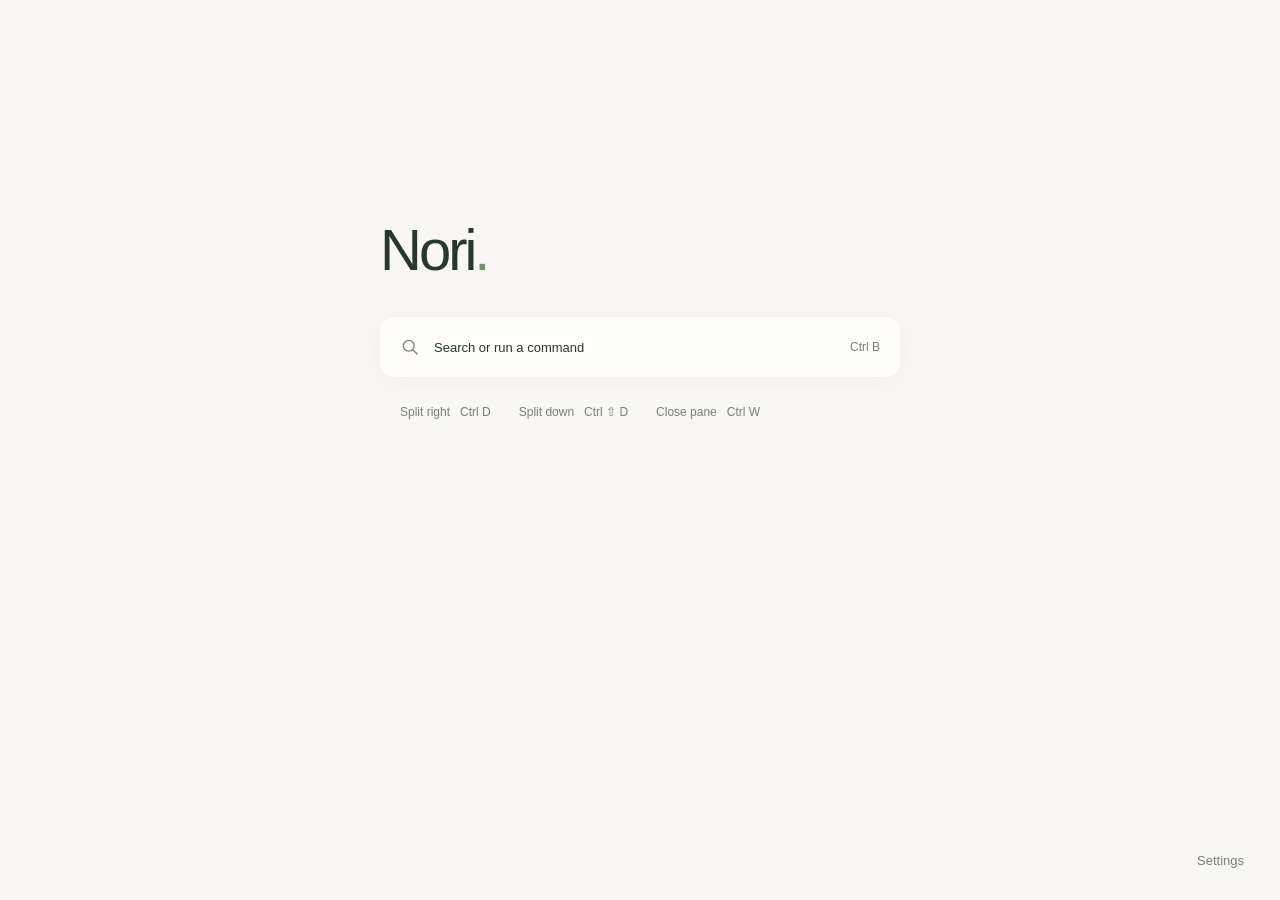
<file: chromium/chrome/browser/ui/nori/new_tab/resources/index.html>
<!doctype html>
<html lang="en">
<head>
  <meta charset="utf-8">
  <meta name="viewport" content="width=device-width, initial-scale=1">
  <meta name="color-scheme" content="light dark">
  <title>Nori</title>
  <link rel="stylesheet" href="new_tab.css">
  <script src="new_tab.js" defer></script>
</head>
<body>
  <main>
    <h1>Nori<span aria-hidden="true">.</span></h1>
    <button id="palette" aria-label="Search tabs, commands, or the web">
      <svg aria-hidden="true" width="20" height="20" viewBox="0 0 24 24" fill="none" stroke="currentColor" stroke-width="1.6" stroke-linecap="round"><circle cx="10.5" cy="10.5" r="6.5"/><path d="m16 16 4.5 4.5"/></svg>
      <span>Search or run a command</span><kbd id="palette-key">Ctrl B</kbd>
    </button>
    <ul>
      <li><span>Split right</span><kbd>Ctrl D</kbd></li>
      <li><span>Split down</span><kbd>Ctrl ⇧ D</kbd></li>
      <li><span>Close pane</span><kbd id="close-key">Ctrl W</kbd></li>
    </ul>
  </main>
  <a href="chrome://nori-settings/" class="settings" aria-label="Nori settings">Settings</a>
</body>
</html>
</file>
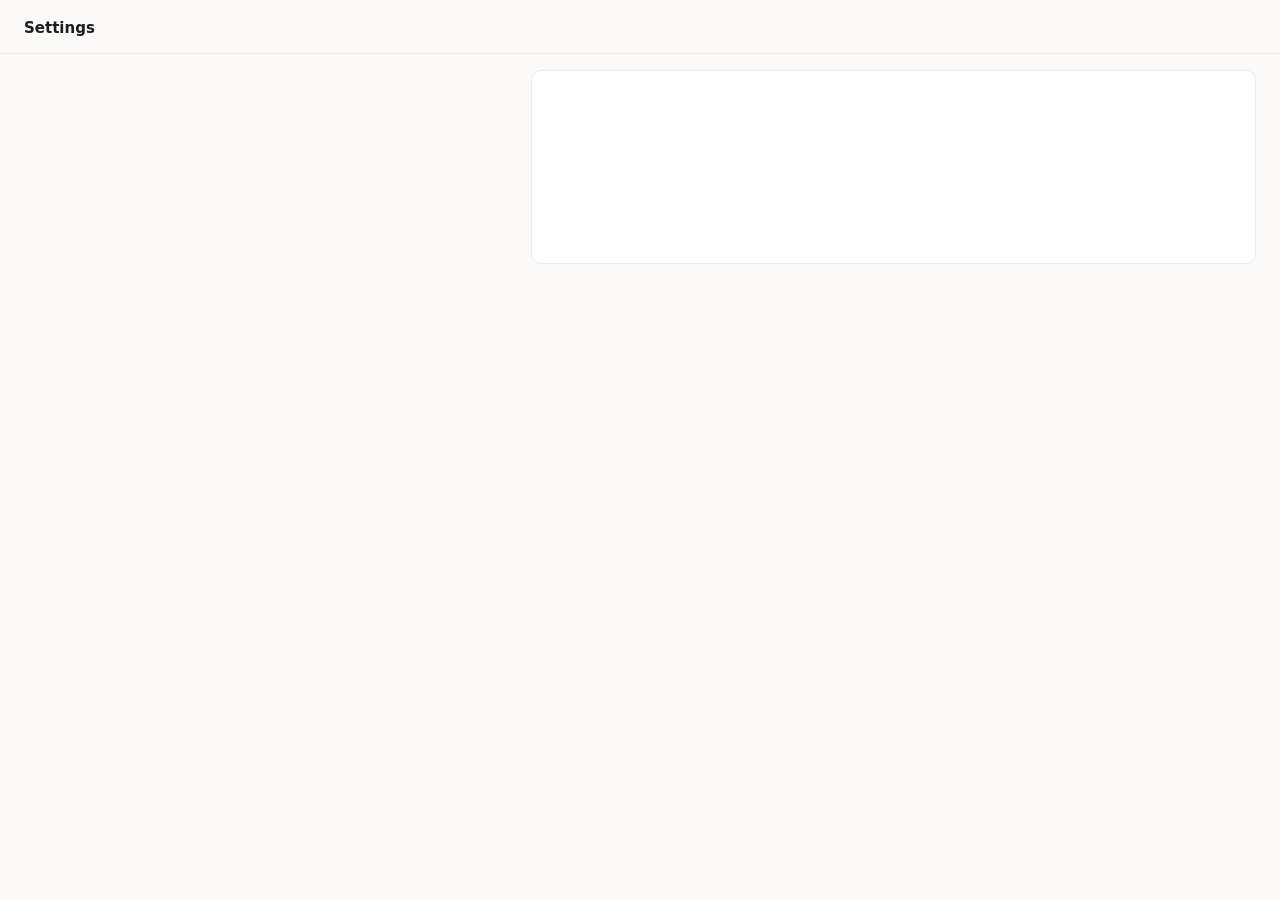
<file: chromium/chrome/browser/ui/nori/settings/resources/index.html>
<!doctype html>
<!--
Copyright 2026 The Nori Authors
You can use, redistribute, and/or modify this source code under
the terms of the GPL-3.0 license that can be found in the LICENSE file.
-->
<html lang="en">
<head>
  <meta charset="utf-8">
  <meta name="color-scheme" content="light dark">
  <title>Nori settings</title>
  <link rel="stylesheet" href="settings.css">
  <script type="module" src="settings.js"></script>
</head>
<body>
  <header>
    <h1>Settings</h1>
    <code id="file"></code>
    <span id="status" role="status"></span>
  </header>
  <div id="banner" role="alert" hidden></div>
  <main>
    <section id="controls" aria-label="Settings"></section>
    <section id="editor" aria-label="config.toml">
      <div id="stack">
        <pre id="highlight" aria-hidden="true"></pre>
        <textarea id="text" spellcheck="false" wrap="off" autocomplete="off"
            autocapitalize="off" aria-label="config.toml"></textarea>
      </div>
    </section>
  </main>
</body>
</html>
</file>
<file: chromium/chrome/browser/ui/nori/new_tab/resources/new_tab.css>
:root {
  color-scheme: light dark;
  --paper: #f8f7f3;
  --ink: #28382d;
  --muted: #788078;
  --surface: #fffefa;
  --accent: #76906c;
  font-family: -apple-system, BlinkMacSystemFont, 'Segoe UI', sans-serif;
  font-size: 13px;
}
@media (prefers-color-scheme: dark) {
  :root {
    --paper: #20241f;
    --ink: #e5e8dc;
    --muted: #9bA495;
    --surface: #181c17;
    --accent: #b0c29e;
  }
}
* { box-sizing: border-box; }
body { margin: 0; min-height: 100vh; background: var(--paper); color: var(--ink); }
main { width: min(520px, calc(100% - 48px)); margin: 0 auto; padding-top: clamp(64px, 24vh, 240px); }
h1 { margin: 0 0 34px; font-size: 58px; font-weight: 450; letter-spacing: -3px; }
h1 span { color: var(--accent); }
button { display: flex; align-items: center; gap: 14px; width: 100%; padding: 20px; border: 0; border-radius: 14px; color: var(--ink); background: var(--surface); box-shadow: 0 4px 24px #00000009; font: inherit; text-align: left; cursor: pointer; transition: box-shadow 140ms ease, transform 140ms ease; }
button span { flex: 1; }
button svg { color: var(--muted); flex: none; }
button:hover { box-shadow: 0 5px 28px #00000016; }
button:active { transform: scale(.99); }
button:focus-visible, a:focus-visible { outline: 2px solid var(--accent); outline-offset: 5px; }
kbd { font: inherit; font-size: 12px; color: var(--muted); white-space: nowrap; }
ul { list-style: none; padding: 0; margin: 28px 20px 0; display: flex; flex-wrap: wrap; gap: 16px 28px; color: var(--muted); font-size: 12px; }
li { display: flex; gap: 10px; }
.settings { position: fixed; bottom: 24px; right: 28px; color: var(--muted); text-decoration: none; padding: 8px; border-radius: 4px; }
.settings:hover { color: var(--ink); }
@media (max-width: 420px) { #palette-key { display: none; } h1 { font-size: 48px; } }
@media (prefers-reduced-motion: reduce) { button { transition: none; } }
</file>
<file: chromium/chrome/browser/ui/nori/settings/resources/settings.css>
/* Copyright 2026 The Nori Authors
 * You can use, redistribute, and/or modify this source code under
 * the terms of the GPL-3.0 license that can be found in the LICENSE file. */

/* Every row on the left is one line of the file on the right, so both share
 * --line. settings.js reads it to place the controls. */
:root {
  --line: 24px;
  --pad: 16px;
  --mono: ui-monospace, 'SF Mono', Menlo, monospace;
  --bg: light-dark(#fbfaf8, #17171a);
  --panel: light-dark(#ffffff, #1e1e22);
  --fg: light-dark(#1d1d20, #e6e4df);
  --muted: light-dark(#8a8780, #77757f);
  --rule: light-dark(#ecebe7, #2a2a2f);
  --accent: light-dark(#3d6df2, #7c9cff);
  --error: light-dark(#d4372c, #ff6b5f);
  --error-bg: light-dark(#fdecea, #3a1f1e);
  --current: light-dark(#f2f1ec, #232328);

  --tok-comment: var(--muted);
  --tok-table: light-dark(#8b3fd9, #c29bff);
  --tok-key: light-dark(#1a5fb4, #8fb8ff);
  --tok-string: light-dark(#2f7d32, #9bd38e);
  --tok-number: light-dark(#b45309, #f5b26b);
  --tok-bool: light-dark(#b45309, #f5b26b);
  --tok-punct: var(--muted);
}

* {
  box-sizing: border-box;
}

html,
body {
  margin: 0;
  background: var(--bg);
  color: var(--fg);
  font: 13px/1.4 system-ui, sans-serif;
}

header {
  position: sticky;
  top: 0;
  z-index: 2;
  display: flex;
  align-items: baseline;
  gap: 12px;
  padding: 18px 24px 14px;
  background: var(--bg);
  border-bottom: 1px solid var(--rule);
}

h1 {
  margin: 0;
  font-size: 15px;
  font-weight: 600;
}

#file {
  color: var(--muted);
  font: 12px var(--mono);
}

#status {
  margin-inline-start: auto;
  color: var(--muted);
  transition: opacity 300ms ease;
}

#status:empty {
  opacity: 0;
}

#banner {
  margin: 12px 24px 0;
  padding: 8px 12px;
  border-radius: 8px;
  background: var(--error-bg);
  color: var(--error);
  font-family: var(--mono);
}

main {
  display: grid;
  grid-template-columns: minmax(300px, 2fr) 3fr;
  gap: 24px;
  padding: 16px 24px 48px;
}

/* Controls. */

/* Level with the first line: the editor's border plus its padding. */
#controls {
  position: relative;
  margin-top: calc(var(--pad) + 1px);
}

.row {
  position: absolute;
  inset-inline: 0;
  display: flex;
  align-items: center;
  gap: 12px;
  height: var(--line);
  padding-inline: 8px;
  border-radius: 6px;
  transition: top 160ms ease, background-color 120ms ease;
}

.row.current {
  background: var(--current);
}

.row label {
  flex: 1;
  min-width: 0;
  overflow: hidden;
  text-overflow: ellipsis;
  white-space: nowrap;
  cursor: pointer;
}

.row .path {
  color: var(--muted);
  font: 12px var(--mono);
}

.row.invalid label {
  color: var(--error);
}

.row.unknown label {
  color: var(--muted);
  font-style: italic;
}

.control {
  display: flex;
  align-items: center;
  gap: 8px;
  flex: none;
}

.control output {
  min-width: 4ch;
  color: var(--muted);
  font: 12px var(--mono);
  text-align: end;
}

input[type=range] {
  width: 140px;
  height: 16px;
  accent-color: var(--accent);
}

select,
button.shortcut {
  height: 20px;
  padding: 0 8px;
  border: 1px solid var(--rule);
  border-radius: 5px;
  background: var(--panel);
  color: inherit;
  font: 12px var(--mono);
}

button.shortcut {
  min-width: 96px;
  cursor: pointer;
}

button.shortcut.recording {
  border-color: var(--accent);
  color: var(--accent);
}

/* Editor: a transparent textarea over its own highlighted copy, both sized by
 * the copy so that the page, not the textarea, does the scrolling. */

#editor {
  overflow-x: auto;
  border: 1px solid var(--rule);
  border-radius: 10px;
  background: var(--panel);
}

#stack {
  position: relative;
  min-width: 100%;
  width: max-content;
}

#highlight,
#text {
  margin: 0;
  padding: var(--pad);
  border: 0;
  font: 13px/var(--line) var(--mono);
  tab-size: 2;
  white-space: pre;
  letter-spacing: normal;
}

#highlight {
  min-height: calc(var(--line) * 8);
}

#text {
  position: absolute;
  inset: 0;
  width: 100%;
  height: 100%;
  overflow: hidden;
  resize: none;
  outline: none;
  background: transparent;
  color: transparent;
  caret-color: var(--fg);
}

#text::selection {
  background: color-mix(in srgb, var(--accent) 28%, transparent);
}

.line {
  min-height: var(--line);
  margin-inline: calc(-1 * var(--pad));
  padding-inline: var(--pad);
}

.line.current {
  background: var(--current);
}

.line.invalid {
  background: var(--error-bg);
}

.tok-comment { color: var(--tok-comment); font-style: italic; }
.tok-table { color: var(--tok-table); font-weight: 600; }
.tok-key { color: var(--tok-key); }
.tok-string { color: var(--tok-string); }
.tok-number { color: var(--tok-number); }
.tok-bool { color: var(--tok-bool); }
.tok-punct { color: var(--tok-punct); }

@media (prefers-reduced-motion: reduce) {
  .row {
    transition: none;
  }
}
</file>
